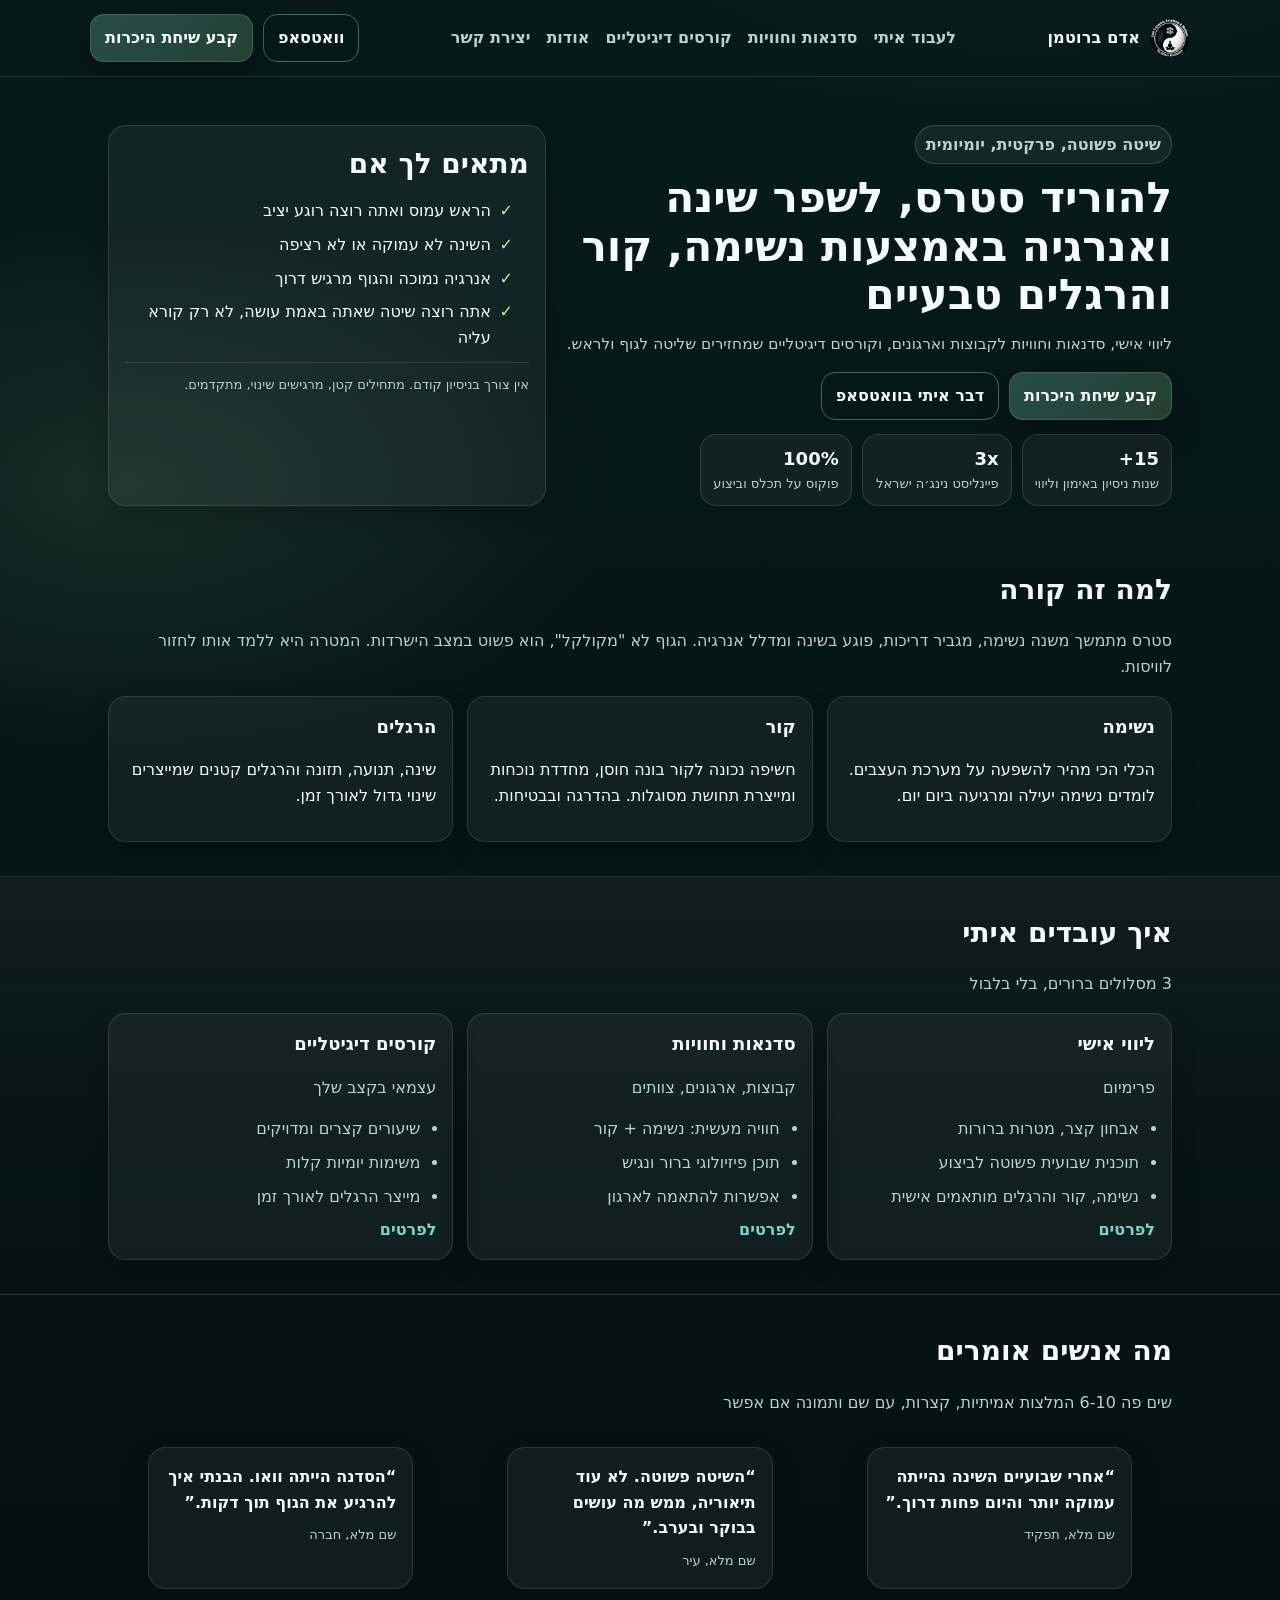
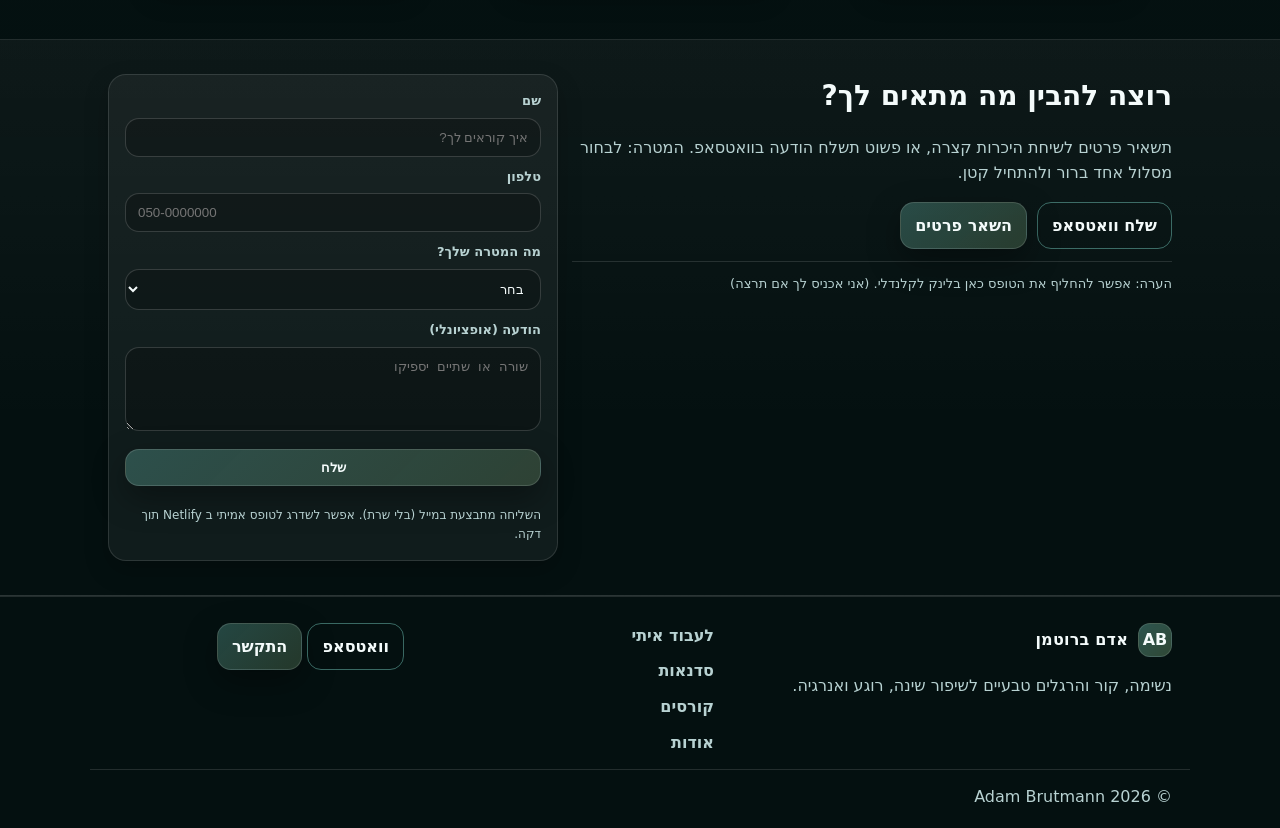
<file: index.html>
<!doctype html>
<html lang="he" dir="rtl">
<head>
  <meta charset="utf-8" />
  <meta name="viewport" content="width=device-width,initial-scale=1" />
  <title>אדם ברוטמן | ניהול סטרס, שינה ואנרגיה דרך נשימה, קור והרגלים טבעיים</title>
  <meta name="description" content="ליווי אישי, סדנאות נשימה וקרח, וקורסים דיגיטליים לשיפור שינה, אנרגיה ורוגע. קבע שיחת היכרות עם אדם ברוטמן." />
  <meta name="theme-color" content="#0b2a2a" />
  <link rel="stylesheet" href="./styles.css" />
  <script defer src="./script.js"></script>

  <!-- Open Graph -->
  <meta property="og:title" content="אדם ברוטמן | נשימה, קור והרגלים טבעיים" />
  <meta property="og:description" content="שיפור שינה, אנרגיה ורוגע דרך שיטה פרקטית וברורה. ליווי, סדנאות, קורסים." />
  <meta property="og:type" content="website" />
</head>

<body>
  <header class="header">
    <div class="container header-inner">
      <a class="brand" href="./index.html" aria-label="דף הבית">
        <img class="brand-logo" src="./assets/images/IMG_3654.PNG" alt="Adam Brutmann" />

        <span class="brand-name">אדם ברוטמן</span>
      </a>

      <nav class="nav" aria-label="תפריט ראשי">
        <a href="./work-with-me.html">לעבוד איתי</a>
        <a href="./workshops.html">סדנאות וחוויות</a>
        <a href="./courses.html">קורסים דיגיטליים</a>
        <a href="./about.html">אודות</a>
        <a href="#contact">יצירת קשר</a>
      </nav>

      <div class="header-cta">
        <a class="btn btn-secondary" id="ctaWhatsAppTop" href="#" rel="noopener">וואטסאפ</a>
        <a class="btn" href="#lead">קבע שיחת היכרות</a>
        <button class="burger" aria-label="פתח תפריט" aria-expanded="false" aria-controls="mobileMenu">
          <span></span><span></span><span></span>
        </button>
      </div>
    </div>

    <div class="mobile-menu" id="mobileMenu" hidden>
      <div class="container mobile-links">
        <a href="./work-with-me.html">לעבוד איתי</a>
        <a href="./workshops.html">סדנאות וחוויות</a>
        <a href="./courses.html">קורסים דיגיטליים</a>
        <a href="./about.html">אודות</a>
        <a href="#contact">יצירת קשר</a>
        <div class="mobile-cta">
          <a class="btn btn-secondary" id="ctaWhatsAppMobile" href="#" rel="noopener">וואטסאפ</a>
          <a class="btn" href="#lead">קבע שיחת היכרות</a>
        </div>
      </div>
    </div>
  </header>

  <main>
    <!-- HERO -->
    <section class="hero">
      <div class="container hero-grid">
        <div class="hero-copy">
          <p class="pill">שיטה פשוטה, פרקטית, יומיומית</p>
          <h1>להוריד סטרס, לשפר שינה ואנרגיה באמצעות נשימה, קור והרגלים טבעיים</h1>
          <p class="sub">
            ליווי אישי, סדנאות וחוויות לקבוצות וארגונים, וקורסים דיגיטליים שמחזירים שליטה לגוף ולראש.
          </p>

          <div class="cta-row">
            <a class="btn" href="#lead">קבע שיחת היכרות</a>
            <a class="btn btn-secondary" id="ctaWhatsAppHero" href="#" rel="noopener">דבר איתי בוואטסאפ</a>
          </div>

          <div class="trust-row">
            <div class="trust-item">
              <div class="trust-num">15+</div>
              <div class="trust-text">שנות ניסיון באימון וליווי</div>
            </div>
            <div class="trust-item">
              <div class="trust-num">3x</div>
              <div class="trust-text">פיינליסט נינג׳ה ישראל</div>
            </div>
            <div class="trust-item">
              <div class="trust-num">100%</div>
              <div class="trust-text">פוקוס על תכלס וביצוע</div>
            </div>
          </div>
        </div>

        <div class="hero-card">
          <div class="card">
            <h2>מתאים לך אם</h2>
            <ul class="checklist">
              <li>הראש עמוס ואתה רוצה רוגע יציב</li>
              <li>השינה לא עמוקה או לא רציפה</li>
              <li>אנרגיה נמוכה והגוף מרגיש דרוך</li>
              <li>אתה רוצה שיטה שאתה באמת עושה, לא רק קורא עליה</li>
            </ul>
            <div class="mini-note">
              אין צורך בניסיון קודם. מתחילים קטן, מרגישים שינוי, מתקדמים.
            </div>
          </div>
        </div>
      </div>
    </section>

    <!-- PAIN -> EXPLANATION -->
    <section class="section">
      <div class="container">
        <div class="section-head">
          <h2>למה זה קורה</h2>
          <p class="muted">
            סטרס מתמשך משנה נשימה, מגביר דריכות, פוגע בשינה ומדלל אנרגיה. הגוף לא "מקולקל", הוא פשוט במצב הישרדות.
            המטרה היא ללמד אותו לחזור לוויסות.
          </p>
        </div>

        <div class="grid-3">
          <div class="card">
            <h3>נשימה</h3>
            <p>הכלי הכי מהיר להשפעה על מערכת העצבים. לומדים נשימה יעילה ומרגיעה ביום יום.</p>
          </div>
          <div class="card">
            <h3>קור</h3>
            <p>חשיפה נכונה לקור בונה חוסן, מחדדת נוכחות ומייצרת תחושת מסוגלות. בהדרגה ובבטיחות.</p>
          </div>
          <div class="card">
            <h3>הרגלים</h3>
            <p>שינה, תנועה, תזונה והרגלים קטנים שמייצרים שינוי גדול לאורך זמן.</p>
          </div>
        </div>
      </div>
    </section>

    <!-- METHOD -->
    <section class="section alt">
      <div class="container">
        <div class="section-head">
          <h2>איך עובדים איתי</h2>
          <p class="muted">3 מסלולים ברורים, בלי בלבול</p>
        </div>

        <div class="grid-3">
          <div class="card">
            <h3>ליווי אישי</h3>
            <p class="muted">פרימיום</p>
            <ul class="bullets">
              <li>אבחון קצר, מטרות ברורות</li>
              <li>תוכנית שבועית פשוטה לביצוע</li>
              <li>נשימה, קור והרגלים מותאמים אישית</li>
            </ul>
            <a class="text-link" href="./work-with-me.html">לפרטים</a>
          </div>

          <div class="card">
            <h3>סדנאות וחוויות</h3>
            <p class="muted">קבוצות, ארגונים, צוותים</p>
            <ul class="bullets">
              <li>חוויה מעשית: נשימה + קור</li>
              <li>תוכן פיזיולוגי ברור ונגיש</li>
              <li>אפשרות להתאמה לארגון</li>
            </ul>
            <a class="text-link" href="./workshops.html">לפרטים</a>
          </div>

          <div class="card">
            <h3>קורסים דיגיטליים</h3>
            <p class="muted">עצמאי בקצב שלך</p>
            <ul class="bullets">
              <li>שיעורים קצרים ומדויקים</li>
              <li>משימות יומיות קלות</li>
              <li>מייצר הרגלים לאורך זמן</li>
            </ul>
            <a class="text-link" href="./courses.html">לפרטים</a>
          </div>
        </div>
      </div>
    </section>

    <!-- PROOF -->
    <section class="section">
      <div class="container">
        <div class="section-head">
          <h2>מה אנשים אומרים</h2>
          <p class="muted">שים פה 6-10 המלצות אמיתיות, קצרות, עם שם ותמונה אם אפשר</p>
        </div>

        <div class="grid-3">
          <figure class="quote card">
            <blockquote>“אחרי שבועיים השינה נהייתה עמוקה יותר והיום פחות דרוך.”</blockquote>
            <figcaption>שם מלא, תפקיד</figcaption>
          </figure>
          <figure class="quote card">
            <blockquote>“השיטה פשוטה. לא עוד תיאוריה, ממש מה עושים בבוקר ובערב.”</blockquote>
            <figcaption>שם מלא, עיר</figcaption>
          </figure>
          <figure class="quote card">
            <blockquote>“הסדנה הייתה וואו. הבנתי איך להרגיע את הגוף תוך דקות.”</blockquote>
            <figcaption>שם מלא, חברה</figcaption>
          </figure>
        </div>
      </div>
    </section>

    <!-- LEAD -->
    <section class="section alt" id="lead">
      <div class="container lead-grid">
        <div>
          <h2>רוצה להבין מה מתאים לך?</h2>
          <p class="muted">
            תשאיר פרטים לשיחת היכרות קצרה, או פשוט תשלח הודעה בוואטסאפ.
            המטרה: לבחור מסלול אחד ברור ולהתחיל קטן.
          </p>

          <div class="cta-row">
            <a class="btn btn-secondary" id="ctaWhatsAppLead" href="#" rel="noopener">שלח וואטסאפ</a>
            <a class="btn" href="#contact">השאר פרטים</a>
          </div>

          <div class="mini-note">
            הערה: אפשר להחליף את הטופס כאן בלינק לקלנדלי. (אני אכניס לך אם תרצה)
          </div>
        </div>

        <div class="card">
          <form id="contact" class="form">
            <label>
              <span>שם</span>
              <input name="name" type="text" placeholder="איך קוראים לך?" required />
            </label>
            <label>
              <span>טלפון</span>
              <input name="phone" type="tel" placeholder="050-0000000" required />
            </label>
            <label>
              <span>מה המטרה שלך?</span>
              <select name="goal" required>
                <option value="" selected disabled>בחר</option>
                <option>שינה טובה יותר</option>
                <option>פחות סטרס ודריכות</option>
                <option>יותר אנרגיה</option>
                <option>סדנה לקבוצה/חברה</option>
              </select>
            </label>
            <label>
              <span>הודעה (אופציונלי)</span>
              <textarea name="message" rows="4" placeholder="שורה או שתיים יספיקו"></textarea>
            </label>
            <button class="btn" type="submit">שלח</button>
            <p class="form-hint muted">השליחה מתבצעת במייל (בלי שרת). אפשר לשדרג לטופס אמיתי ב Netlify תוך דקה.</p>
          </form>
        </div>
      </div>
    </section>
  </main>

  <footer class="footer">
    <div class="container footer-grid">
      <div>
        <div class="brand footer-brand">
          <span class="brand-mark">AB</span>
          <span class="brand-name">אדם ברוטמן</span>
        </div>
        <p class="muted">נשימה, קור והרגלים טבעיים לשיפור שינה, רוגע ואנרגיה.</p>
      </div>

      <div class="footer-links">
        <a href="./work-with-me.html">לעבוד איתי</a>
        <a href="./workshops.html">סדנאות</a>
        <a href="./courses.html">קורסים</a>
        <a href="./about.html">אודות</a>
      </div>

      <div class="footer-cta">
        <a class="btn btn-secondary" id="ctaWhatsAppFooter" href="#" rel="noopener">וואטסאפ</a>
        <a class="btn" href="tel:+972544238899">התקשר</a>
      </div>
    </div>

    <div class="container footer-bottom muted">
      <span>© <span id="year"></span> Adam Brutmann</span>
    </div>
  </footer>
</body>
</html>
</file>
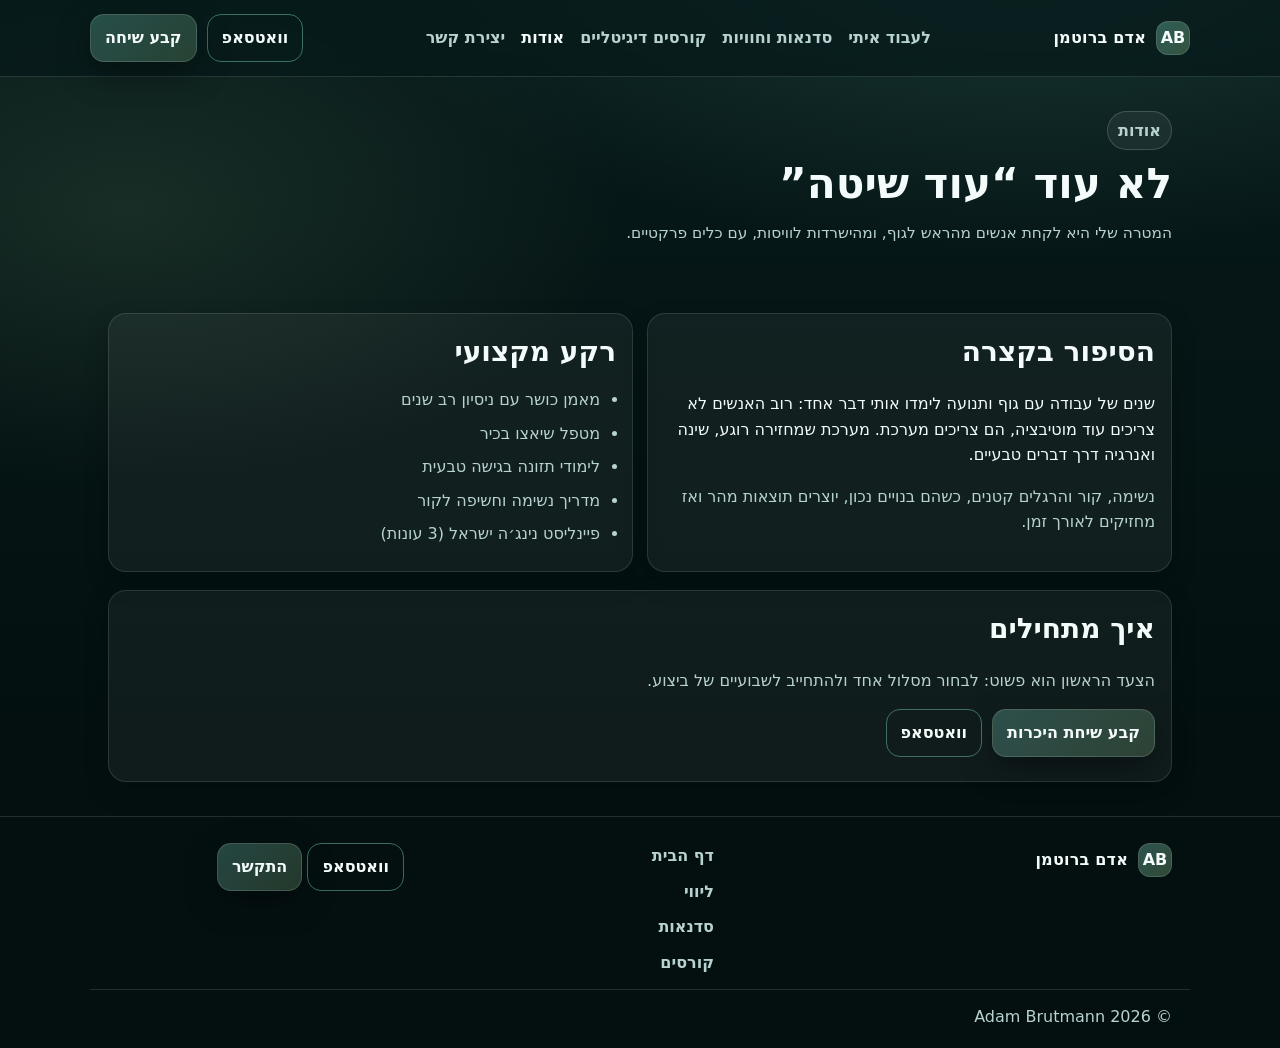
<file: about.html>
<!doctype html>
<html lang="he" dir="rtl">
<head>
  <meta charset="utf-8" />
  <meta name="viewport" content="width=device-width,initial-scale=1" />
  <title>אודות | אדם ברוטמן</title>
  <meta name="description" content="הסיפור של אדם ברוטמן: למה השיטה עובדת ואיך מתחילים." />
  <link rel="stylesheet" href="./styles.css" />
  <script defer src="./script.js"></script>
</head>
<body>
  <header class="header">
    <div class="container header-inner">
      <a class="brand" href="./index.html"><span class="brand-mark">AB</span><span class="brand-name">אדם ברוטמן</span></a>
      <nav class="nav">
        <a href="./work-with-me.html">לעבוד איתי</a>
        <a href="./workshops.html">סדנאות וחוויות</a>
        <a href="./courses.html">קורסים דיגיטליים</a>
        <a class="active" href="./about.html">אודות</a>
        <a href="./index.html#contact">יצירת קשר</a>
      </nav>
      <div class="header-cta">
        <a class="btn btn-secondary" id="ctaWhatsAppTop" href="#" rel="noopener">וואטסאפ</a>
        <a class="btn" href="./index.html#lead">קבע שיחה</a>
      </div>
    </div>
  </header>

  <main>
    <section class="hero small">
      <div class="container">
        <p class="pill">אודות</p>
        <h1>לא עוד “עוד שיטה”</h1>
        <p class="sub">המטרה שלי היא לקחת אנשים מהראש לגוף, ומהישרדות לוויסות, עם כלים פרקטיים.</p>
      </div>
    </section>

    <section class="section">
      <div class="container">
        <div class="grid-2">
          <div class="card">
            <h2>הסיפור בקצרה</h2>
            <p>
              שנים של עבודה עם גוף ותנועה לימדו אותי דבר אחד:
              רוב האנשים לא צריכים עוד מוטיבציה, הם צריכים מערכת.
              מערכת שמחזירה רוגע, שינה ואנרגיה דרך דברים טבעיים.
            </p>
            <p class="muted">
              נשימה, קור והרגלים קטנים, כשהם בנויים נכון, יוצרים תוצאות מהר ואז מחזיקים לאורך זמן.
            </p>
          </div>

          <div class="card">
            <h2>רקע מקצועי</h2>
            <ul class="bullets">
              <li>מאמן כושר עם ניסיון רב שנים</li>
              <li>מטפל שיאצו בכיר</li>
              <li>לימודי תזונה בגישה טבעית</li>
              <li>מדריך נשימה וחשיפה לקור</li>
              <li>פיינליסט נינג׳ה ישראל (3 עונות)</li>
            </ul>
          </div>
        </div>

        <div class="card mt">
          <h2>איך מתחילים</h2>
          <p class="muted">הצעד הראשון הוא פשוט: לבחור מסלול אחד ולהתחייב לשבועיים של ביצוע.</p>
          <div class="cta-row">
            <a class="btn" href="./index.html#lead">קבע שיחת היכרות</a>
            <a class="btn btn-secondary" id="ctaWhatsAppHero" href="#" rel="noopener">וואטסאפ</a>
          </div>
        </div>
      </div>
    </section>
  </main>

  <footer class="footer">
    <div class="container footer-grid">
      <div><div class="brand footer-brand"><span class="brand-mark">AB</span><span class="brand-name">אדם ברוטמן</span></div></div>
      <div class="footer-links">
        <a href="./index.html">דף הבית</a>
        <a href="./work-with-me.html">ליווי</a>
        <a href="./workshops.html">סדנאות</a>
        <a href="./courses.html">קורסים</a>
      </div>
      <div class="footer-cta">
        <a class="btn btn-secondary" id="ctaWhatsAppFooter" href="#" rel="noopener">וואטסאפ</a>
        <a class="btn" href="tel:+972544238899">התקשר</a>
      </div>
    </div>
    <div class="container footer-bottom muted"><span>© <span id="year"></span> Adam Brutmann</span></div>
  </footer>
</body>
</html>
</file>
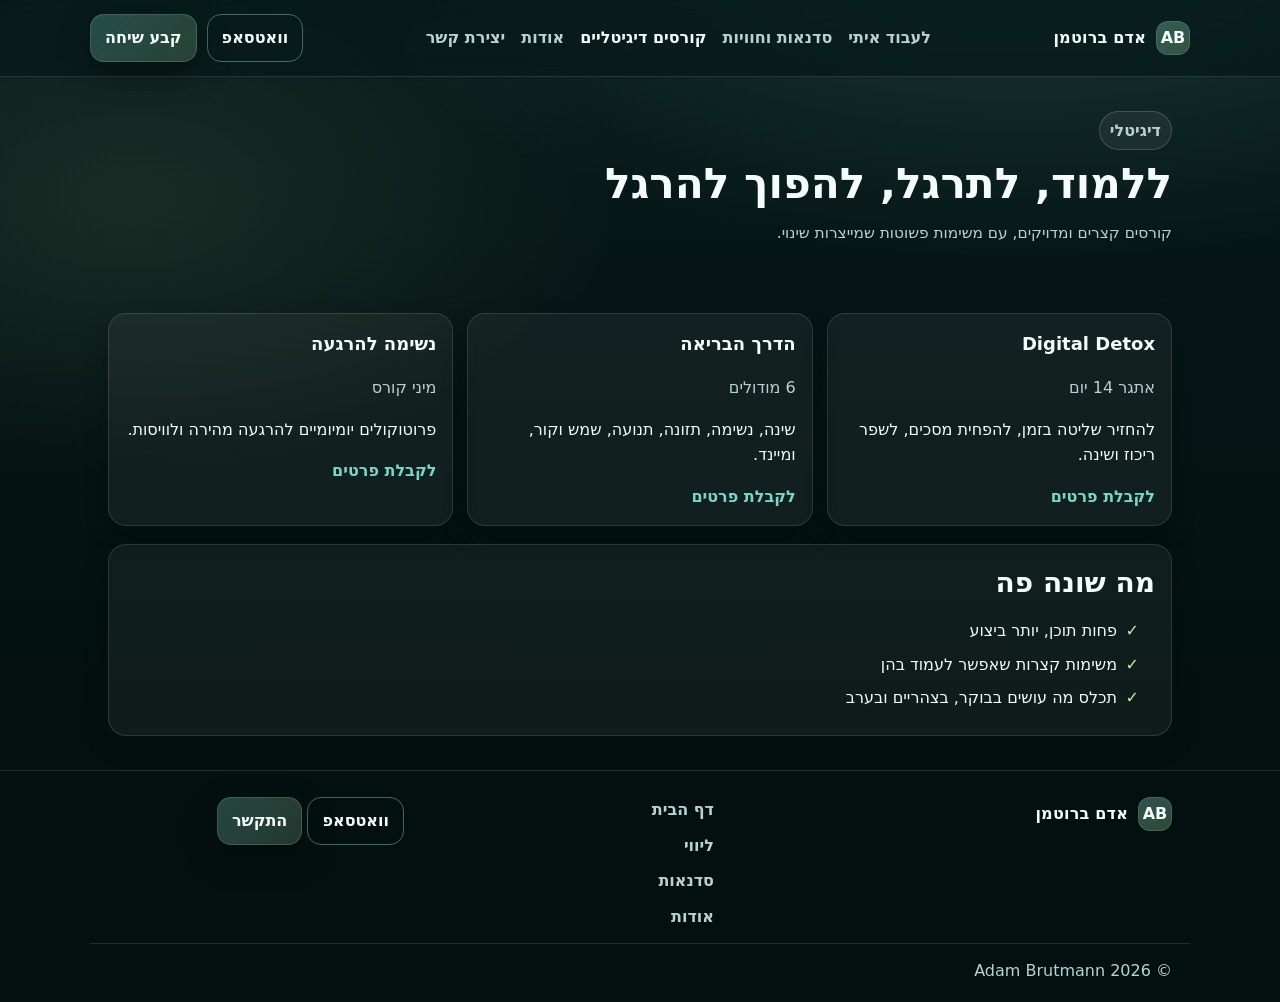
<file: courses.html>
<!doctype html>
<html lang="he" dir="rtl">
<head>
  <meta charset="utf-8" />
  <meta name="viewport" content="width=device-width,initial-scale=1" />
  <title>קורסים דיגיטליים | אדם ברוטמן</title>
  <meta name="description" content="קורסים דיגיטליים שמייצרים הרגלים אמיתיים: שינה, נשימה, דיגיטל דיטוקס ועוד." />
  <link rel="stylesheet" href="./styles.css" />
  <script defer src="./script.js"></script>
</head>
<body>
  <header class="header">
    <div class="container header-inner">
      <a class="brand" href="./index.html"><span class="brand-mark">AB</span><span class="brand-name">אדם ברוטמן</span></a>
      <nav class="nav">
        <a href="./work-with-me.html">לעבוד איתי</a>
        <a href="./workshops.html">סדנאות וחוויות</a>
        <a class="active" href="./courses.html">קורסים דיגיטליים</a>
        <a href="./about.html">אודות</a>
        <a href="./index.html#contact">יצירת קשר</a>
      </nav>
      <div class="header-cta">
        <a class="btn btn-secondary" id="ctaWhatsAppTop" href="#" rel="noopener">וואטסאפ</a>
        <a class="btn" href="./index.html#lead">קבע שיחה</a>
      </div>
    </div>
  </header>

  <main>
    <section class="hero small">
      <div class="container">
        <p class="pill">דיגיטלי</p>
        <h1>ללמוד, לתרגל, להפוך להרגל</h1>
        <p class="sub">קורסים קצרים ומדויקים, עם משימות פשוטות שמייצרות שינוי.</p>
      </div>
    </section>

    <section class="section">
      <div class="container">
        <div class="grid-3">
          <div class="card">
            <h3>Digital Detox</h3>
            <p class="muted">אתגר 14 יום</p>
            <p>להחזיר שליטה בזמן, להפחית מסכים, לשפר ריכוז ושינה.</p>
            <a class="text-link" href="./index.html#contact">לקבלת פרטים</a>
          </div>

          <div class="card">
            <h3>הדרך הבריאה</h3>
            <p class="muted">6 מודולים</p>
            <p>שינה, נשימה, תזונה, תנועה, שמש וקור, ומיינד.</p>
            <a class="text-link" href="./index.html#contact">לקבלת פרטים</a>
          </div>

          <div class="card">
            <h3>נשימה להרגעה</h3>
            <p class="muted">מיני קורס</p>
            <p>פרוטוקולים יומיומיים להרגעה מהירה ולוויסות.</p>
            <a class="text-link" href="./index.html#contact">לקבלת פרטים</a>
          </div>
        </div>

        <div class="card mt">
          <h2>מה שונה פה</h2>
          <ul class="checklist">
            <li>פחות תוכן, יותר ביצוע</li>
            <li>משימות קצרות שאפשר לעמוד בהן</li>
            <li>תכלס מה עושים בבוקר, בצהריים ובערב</li>
          </ul>
        </div>
      </div>
    </section>
  </main>

  <footer class="footer">
    <div class="container footer-grid">
      <div><div class="brand footer-brand"><span class="brand-mark">AB</span><span class="brand-name">אדם ברוטמן</span></div></div>
      <div class="footer-links">
        <a href="./index.html">דף הבית</a>
        <a href="./work-with-me.html">ליווי</a>
        <a href="./workshops.html">סדנאות</a>
        <a href="./about.html">אודות</a>
      </div>
      <div class="footer-cta">
        <a class="btn btn-secondary" id="ctaWhatsAppFooter" href="#" rel="noopener">וואטסאפ</a>
        <a class="btn" href="tel:+972544238899">התקשר</a>
      </div>
    </div>
    <div class="container footer-bottom muted"><span>© <span id="year"></span> Adam Brutmann</span></div>
  </footer>
</body>
</html>
</file>
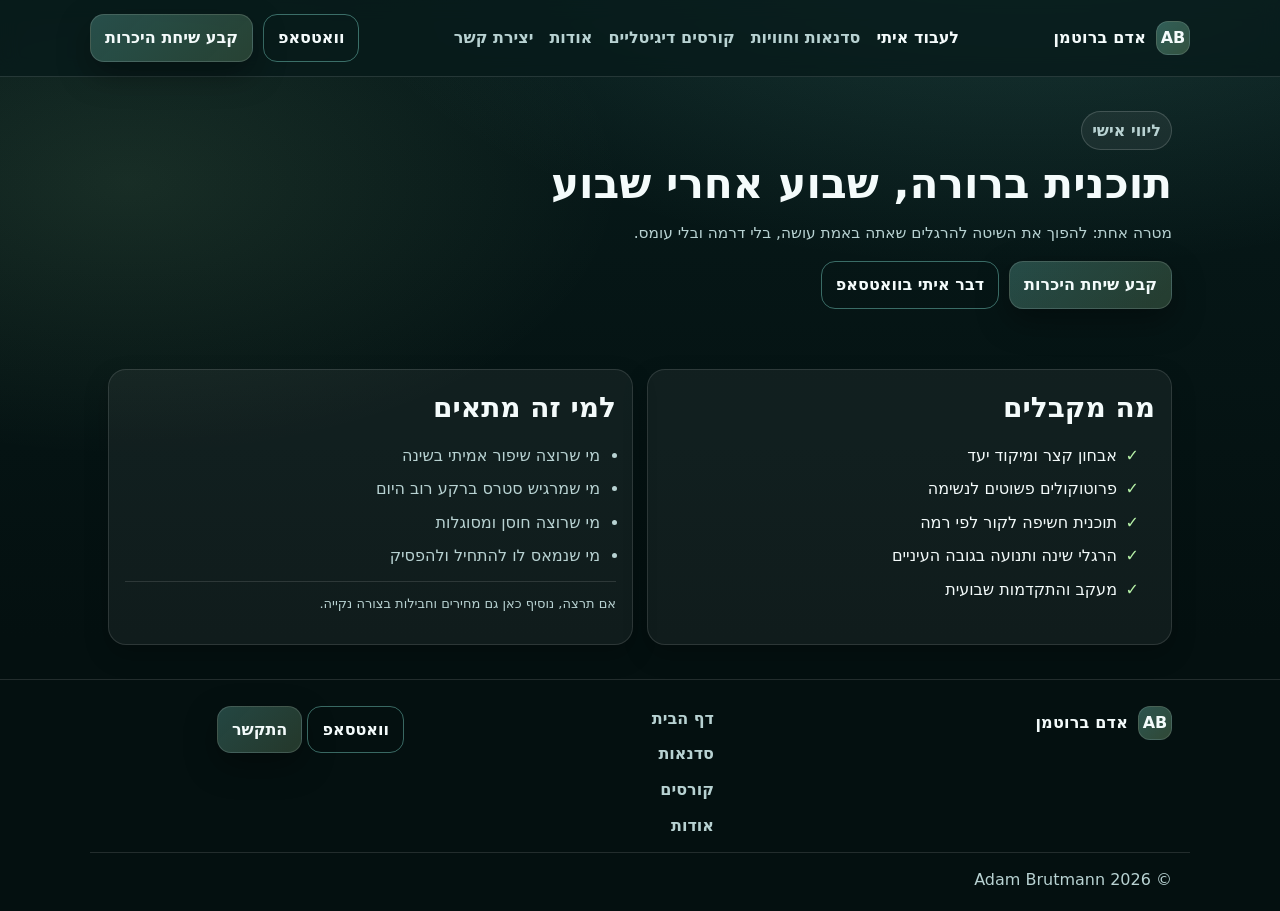
<file: work-with-me.html>
<!doctype html>
<html lang="he" dir="rtl">
<head>
  <meta charset="utf-8" />
  <meta name="viewport" content="width=device-width,initial-scale=1" />
  <title>לעבוד איתי | אדם ברוטמן</title>
  <meta name="description" content="ליווי אישי לשיפור שינה, רוגע ואנרגיה דרך נשימה, קור והרגלים טבעיים." />
  <link rel="stylesheet" href="./styles.css" />
  <script defer src="./script.js"></script>
</head>
<body>
  <header class="header">
    <div class="container header-inner">
      <a class="brand" href="./index.html"><span class="brand-mark">AB</span><span class="brand-name">אדם ברוטמן</span></a>
      <nav class="nav">
        <a class="active" href="./work-with-me.html">לעבוד איתי</a>
        <a href="./workshops.html">סדנאות וחוויות</a>
        <a href="./courses.html">קורסים דיגיטליים</a>
        <a href="./about.html">אודות</a>
        <a href="./index.html#contact">יצירת קשר</a>
      </nav>
      <div class="header-cta">
        <a class="btn btn-secondary" id="ctaWhatsAppTop" href="#" rel="noopener">וואטסאפ</a>
        <a class="btn" href="./index.html#lead">קבע שיחת היכרות</a>
      </div>
    </div>
  </header>

  <main>
    <section class="hero small">
      <div class="container">
        <p class="pill">ליווי אישי</p>
        <h1>תוכנית ברורה, שבוע אחרי שבוע</h1>
        <p class="sub">מטרה אחת: להפוך את השיטה להרגלים שאתה באמת עושה, בלי דרמה ובלי עומס.</p>
        <div class="cta-row">
          <a class="btn" href="./index.html#lead">קבע שיחת היכרות</a>
          <a class="btn btn-secondary" id="ctaWhatsAppHero" href="#" rel="noopener">דבר איתי בוואטסאפ</a>
        </div>
      </div>
    </section>

    <section class="section">
      <div class="container">
        <div class="grid-2">
          <div class="card">
            <h2>מה מקבלים</h2>
            <ul class="checklist">
              <li>אבחון קצר ומיקוד יעד</li>
              <li>פרוטוקולים פשוטים לנשימה</li>
              <li>תוכנית חשיפה לקור לפי רמה</li>
              <li>הרגלי שינה ותנועה בגובה העיניים</li>
              <li>מעקב והתקדמות שבועית</li>
            </ul>
          </div>
          <div class="card">
            <h2>למי זה מתאים</h2>
            <ul class="bullets">
              <li>מי שרוצה שיפור אמיתי בשינה</li>
              <li>מי שמרגיש סטרס ברקע רוב היום</li>
              <li>מי שרוצה חוסן ומסוגלות</li>
              <li>מי שנמאס לו להתחיל ולהפסיק</li>
            </ul>
            <p class="mini-note">אם תרצה, נוסיף כאן גם מחירים וחבילות בצורה נקייה.</p>
          </div>
        </div>
      </div>
    </section>
  </main>

  <footer class="footer">
    <div class="container footer-grid">
      <div><div class="brand footer-brand"><span class="brand-mark">AB</span><span class="brand-name">אדם ברוטמן</span></div></div>
      <div class="footer-links">
        <a href="./index.html">דף הבית</a>
        <a href="./workshops.html">סדנאות</a>
        <a href="./courses.html">קורסים</a>
        <a href="./about.html">אודות</a>
      </div>
      <div class="footer-cta">
        <a class="btn btn-secondary" id="ctaWhatsAppFooter" href="#" rel="noopener">וואטסאפ</a>
        <a class="btn" href="tel:+972544238899">התקשר</a>
      </div>
    </div>
    <div class="container footer-bottom muted"><span>© <span id="year"></span> Adam Brutmann</span></div>
  </footer>
</body>
</html>
</file>
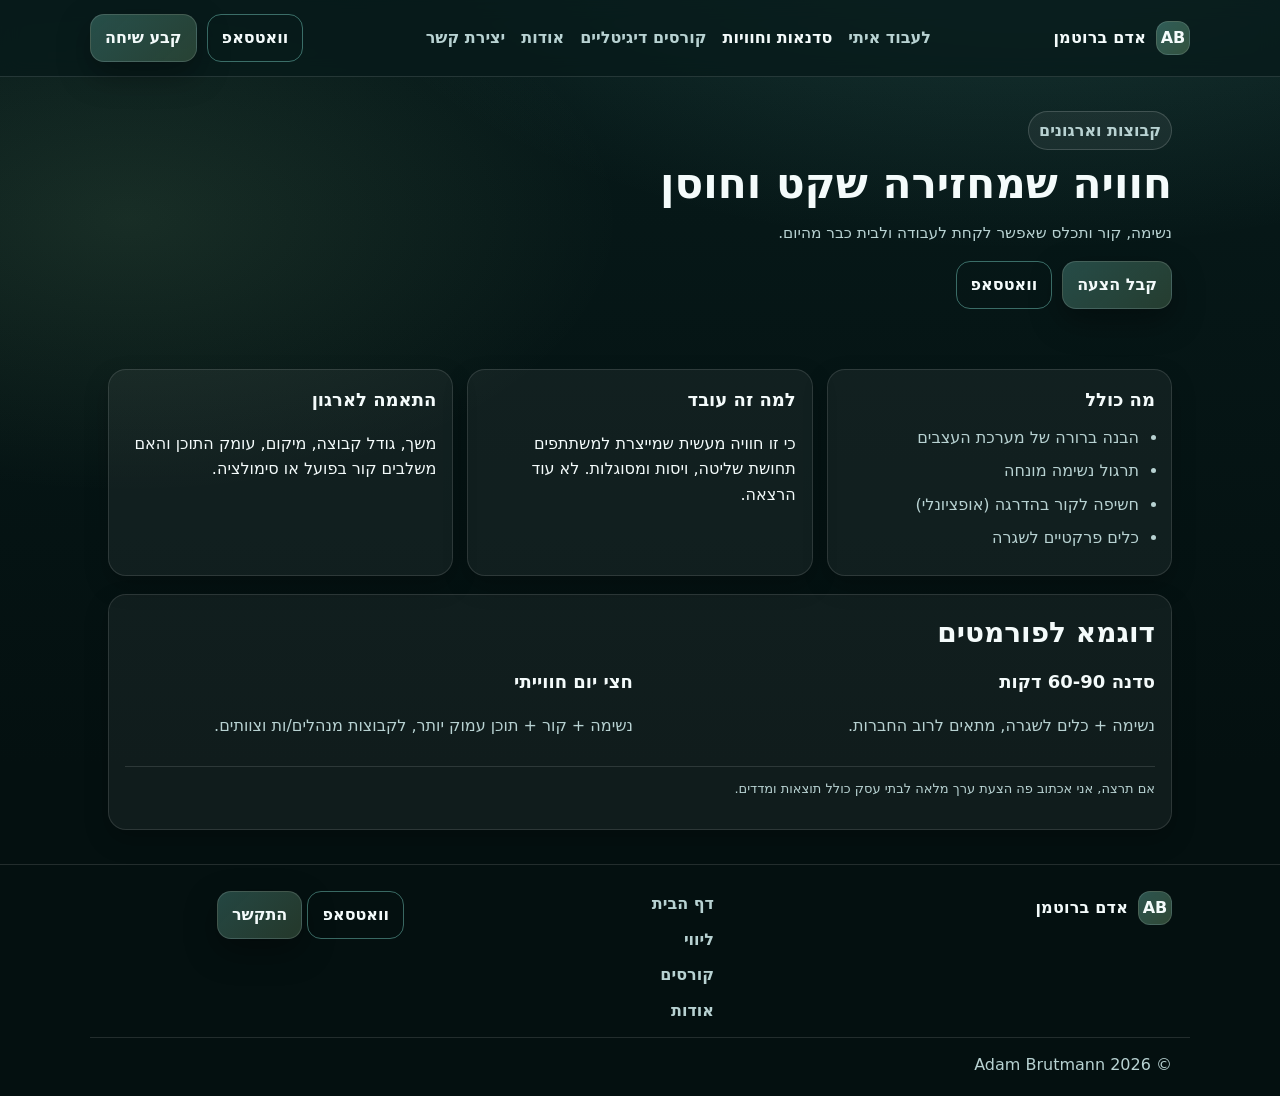
<file: workshops.html>
<!doctype html>
<html lang="he" dir="rtl">
<head>
  <meta charset="utf-8" />
  <meta name="viewport" content="width=device-width,initial-scale=1" />
  <title>סדנאות וחוויות | אדם ברוטמן</title>
  <meta name="description" content="סדנאות נשימה וחשיפה לקור לקבוצות, חברות וארגונים. חוויה מעשית שמייצרת חוסן ורוגע." />
  <link rel="stylesheet" href="./styles.css" />
  <script defer src="./script.js"></script>
</head>
<body>
  <header class="header">
    <div class="container header-inner">
      <a class="brand" href="./index.html"><span class="brand-mark">AB</span><span class="brand-name">אדם ברוטמן</span></a>
      <nav class="nav">
        <a href="./work-with-me.html">לעבוד איתי</a>
        <a class="active" href="./workshops.html">סדנאות וחוויות</a>
        <a href="./courses.html">קורסים דיגיטליים</a>
        <a href="./about.html">אודות</a>
        <a href="./index.html#contact">יצירת קשר</a>
      </nav>
      <div class="header-cta">
        <a class="btn btn-secondary" id="ctaWhatsAppTop" href="#" rel="noopener">וואטסאפ</a>
        <a class="btn" href="./index.html#lead">קבע שיחה</a>
      </div>
    </div>
  </header>

  <main>
    <section class="hero small">
      <div class="container">
        <p class="pill">קבוצות וארגונים</p>
        <h1>חוויה שמחזירה שקט וחוסן</h1>
        <p class="sub">נשימה, קור ותכלס שאפשר לקחת לעבודה ולבית כבר מהיום.</p>
        <div class="cta-row">
          <a class="btn" href="./index.html#contact">קבל הצעה</a>
          <a class="btn btn-secondary" id="ctaWhatsAppHero" href="#" rel="noopener">וואטסאפ</a>
        </div>
      </div>
    </section>

    <section class="section">
      <div class="container">
        <div class="grid-3">
          <div class="card">
            <h3>מה כולל</h3>
            <ul class="bullets">
              <li>הבנה ברורה של מערכת העצבים</li>
              <li>תרגול נשימה מונחה</li>
              <li>חשיפה לקור בהדרגה (אופציונלי)</li>
              <li>כלים פרקטיים לשגרה</li>
            </ul>
          </div>
          <div class="card">
            <h3>למה זה עובד</h3>
            <p>כי זו חוויה מעשית שמייצרת למשתתפים תחושת שליטה, ויסות ומסוגלות. לא עוד הרצאה.</p>
          </div>
          <div class="card">
            <h3>התאמה לארגון</h3>
            <p>משך, גודל קבוצה, מיקום, עומק התוכן והאם משלבים קור בפועל או סימולציה.</p>
          </div>
        </div>

        <div class="card mt">
          <h2>דוגמא לפורמטים</h2>
          <div class="grid-2">
            <div>
              <h3>סדנה 60-90 דקות</h3>
              <p class="muted">נשימה + כלים לשגרה, מתאים לרוב החברות.</p>
            </div>
            <div>
              <h3>חצי יום חווייתי</h3>
              <p class="muted">נשימה + קור + תוכן עמוק יותר, לקבוצות מנהלים/ות וצוותים.</p>
            </div>
          </div>
          <p class="mini-note">אם תרצה, אני אכתוב פה הצעת ערך מלאה לבתי עסק כולל תוצאות ומדדים.</p>
        </div>
      </div>
    </section>
  </main>

  <footer class="footer">
    <div class="container footer-grid">
      <div><div class="brand footer-brand"><span class="brand-mark">AB</span><span class="brand-name">אדם ברוטמן</span></div></div>
      <div class="footer-links">
        <a href="./index.html">דף הבית</a>
        <a href="./work-with-me.html">ליווי</a>
        <a href="./courses.html">קורסים</a>
        <a href="./about.html">אודות</a>
      </div>
      <div class="footer-cta">
        <a class="btn btn-secondary" id="ctaWhatsAppFooter" href="#" rel="noopener">וואטסאפ</a>
        <a class="btn" href="tel:+972544238899">התקשר</a>
      </div>
    </div>
    <div class="container footer-bottom muted"><span>© <span id="year"></span> Adam Brutmann</span></div>
  </footer>
</body>
</html>
</file>
<file: styles.css>
:root{
  --bg:#071a1a;
  --bg2:#0b2a2a;
  --card:#0f3030;
  --text:#f4fbfb;
  --muted:#b8d2d2;
  --line:rgba(255,255,255,.12);
  --accent:#7ad6c7;
  --accent2:#b7f2a8;
  --shadow: 0 12px 32px rgba(0,0,0,.35);
  --radius:18px;
  --max:1100px;
}

*{box-sizing:border-box}
html,body{margin:0;padding:0}
body{
  font-family: system-ui, -apple-system, Segoe UI, Roboto, Arial, "Noto Sans Hebrew", sans-serif;
  background: radial-gradient(1200px 600px at 80% -10%, rgba(122,214,199,.18), transparent 60%),
              radial-gradient(900px 500px at 10% 20%, rgba(183,242,168,.10), transparent 55%),
              linear-gradient(180deg, var(--bg), #041010 70%);
  color:var(--text);
  line-height:1.6;
}

a{color:inherit;text-decoration:none}
.container{max-width:var(--max);margin:0 auto;padding:0 18px}
.muted{color:var(--muted)}
.mt{margin-top:18px}

.header{
  position:sticky; top:0; z-index:50;
  background: rgba(7,26,26,.78);
  backdrop-filter: blur(10px);
  border-bottom:1px solid var(--line);
}
.header-inner{
  display:flex; align-items:center; justify-content:space-between;
  padding:14px 0;
  gap:14px;
}
.brand{display:flex; align-items:center; gap:10px}
.brand-mark{.brand-logo{
  width: 40px;
  height: 40px;
  object-fit: contain;
  display: block;
}

  width:34px; height:34px;
  display:grid; place-items:center;
  background: linear-gradient(135deg, rgba(122,214,199,.35), rgba(183,242,168,.25));
  border:1px solid var(--line);
  border-radius:12px;
  font-weight:800;
}
.brand-name{font-weight:800; letter-spacing:.2px}

.nav{display:flex; gap:16px; align-items:center}
.nav a{color:var(--muted); font-weight:600}
.nav a:hover{color:var(--text)}
.nav a.active{color:var(--text)}

.header-cta{display:flex; align-items:center; gap:10px}

.btn{
  display:inline-flex; align-items:center; justify-content:center;
  padding:10px 14px;
  border-radius:14px;
  border:1px solid rgba(255,255,255,.14);
  background: linear-gradient(135deg, rgba(122,214,199,.28), rgba(183,242,168,.18));
  color:var(--text);
  font-weight:800;
  box-shadow: var(--shadow);
}
.btn:hover{transform: translateY(-1px)}
.btn:active{transform: translateY(0)}
.btn-secondary{
  background: transparent;
  border:1px solid rgba(122,214,199,.45);
  box-shadow:none;
}
.text-link{color:var(--accent); font-weight:800}
.text-link:hover{color:var(--accent2)}

.hero{padding:48px 0 28px}
.hero.small{padding:34px 0 18px}

.hero-grid{
  display:grid;
  grid-template-columns: 1.25fr .9fr;
  gap:18px;
  align-items:stretch;
}

.pill{
  display:inline-flex;
  padding:6px 10px;
  border:1px solid rgba(255,255,255,.16);
  border-radius:999px;
  background: rgba(255,255,255,.06);
  color:var(--muted);
  font-weight:700;
  margin:0 0 10px;
}

h1{font-size:clamp(28px, 3.3vw, 44px); line-height:1.15; margin:0 0 12px}
h2{font-size:clamp(20px, 2.3vw, 28px); margin:0 0 12px}
h3{font-size:18px; margin:0 0 10px}
.sub{font-size:clamp(15px, 1.2vw, 18px); color:var(--muted); margin:0 0 16px}

.cta-row{display:flex; gap:10px; flex-wrap:wrap; margin:14px 0 8px}

.trust-row{
  display:flex; gap:10px; flex-wrap:wrap; margin-top:14px
}
.trust-item{
  border:1px solid var(--line);
  background: rgba(255,255,255,.05);
  padding:10px 12px;
  border-radius:16px;
  min-width:150px;
}
.trust-num{font-weight:900; font-size:18px}
.trust-text{color:var(--muted); font-size:13px}

.section{padding:34px 0}
.section.alt{
  background: linear-gradient(180deg, rgba(255,255,255,.04), transparent 70%);
  border-top:1px solid var(--line);
  border-bottom:1px solid var(--line);
}
.section-head{margin-bottom:14px}
.grid-3{
  display:grid;
  grid-template-columns: repeat(3, 1fr);
  gap:14px;
}
.grid-2{
  display:grid;
  grid-template-columns: 1fr 1fr;
  gap:14px;
}

.card{
  background: rgba(255,255,255,.05);
  border:1px solid var(--line);
  border-radius: var(--radius);
  padding:16px;
  box-shadow: 0 10px 24px rgba(0,0,0,.22);
}
.hero-card .card{height:100%}

.checklist, .bullets{margin:0; padding:0 16px 0 0}
.checklist li{
  margin:8px 0;
  list-style:none;
  position:relative;
  padding-right:22px;
}
.checklist li::before{
  content:"✓";
  position:absolute; right:0; top:0;
  color:var(--accent2);
  font-weight:900;
}
.bullets li{margin:8px 0; color:var(--muted)}

.mini-note{
  margin-top:12px;
  padding-top:12px;
  border-top:1px solid var(--line);
  color:var(--muted);
  font-size:13px;
}

.quote blockquote{margin:0; color:var(--text); font-weight:700}
.quote figcaption{margin-top:10px; color:var(--muted); font-size:13px}

.lead-grid{
  display:grid;
  grid-template-columns: 1.2fr .9fr;
  gap:14px;
  align-items:start;
}

.form{display:grid; gap:10px}
label span{display:block; margin-bottom:6px; color:var(--muted); font-weight:700; font-size:13px}
input, select, textarea{
  width:100%;
  padding:11px 12px;
  border-radius:14px;
  border:1px solid rgba(255,255,255,.16);
  background: rgba(0,0,0,.22);
  color:var(--text);
  outline:none;
}
input:focus, select:focus, textarea:focus{border-color: rgba(122,214,199,.65)}
.form-hint{margin:10px 0 0; font-size:12px}

.footer{padding:26px 0 18px; border-top:1px solid var(--line)}
.footer-grid{
  display:grid;
  grid-template-columns: 1.2fr .8fr .8fr;
  gap:14px;
  align-items:start;
}
.footer-links{display:grid; gap:10px; color:var(--muted); font-weight:700}
.footer-links a:hover{color:var(--text)}
.footer-bottom{padding-top:14px; border-top:1px solid var(--line); margin-top:14px; display:flex; justify-content:space-between}

.burger{
  display:none;
  width:42px;height:40px;
  border-radius:14px;
  border:1px solid rgba(255,255,255,.14);
  background: rgba(255,255,255,.04);
}
.burger span{
  display:block;
  width:18px; height:2px;
  background: var(--text);
  margin:4px auto;
  border-radius:2px;
}

.mobile-menu{
  border-top:1px solid var(--line);
  background: rgba(7,26,26,.92);
}
.mobile-links{padding:14px 18px; display:grid; gap:10px}
.mobile-links a{color:var(--muted); font-weight:800}
.mobile-links a:hover{color:var(--text)}
.mobile-cta{display:flex; gap:10px; margin-top:8px}

@media (max-width: 980px){
  .nav{display:none}
  .burger{display:inline-block}
  .hero-grid{grid-template-columns:1fr}
  .grid-3{grid-template-columns:1fr}
  .grid-2{grid-template-columns:1fr}
  .lead-grid{grid-template-columns:1fr}
  .footer-grid{grid-template-columns:1fr}
}header .brand img{
  width: 40px !important;
  height: 40px !important;
  max-width: none !important;
}
</file>
